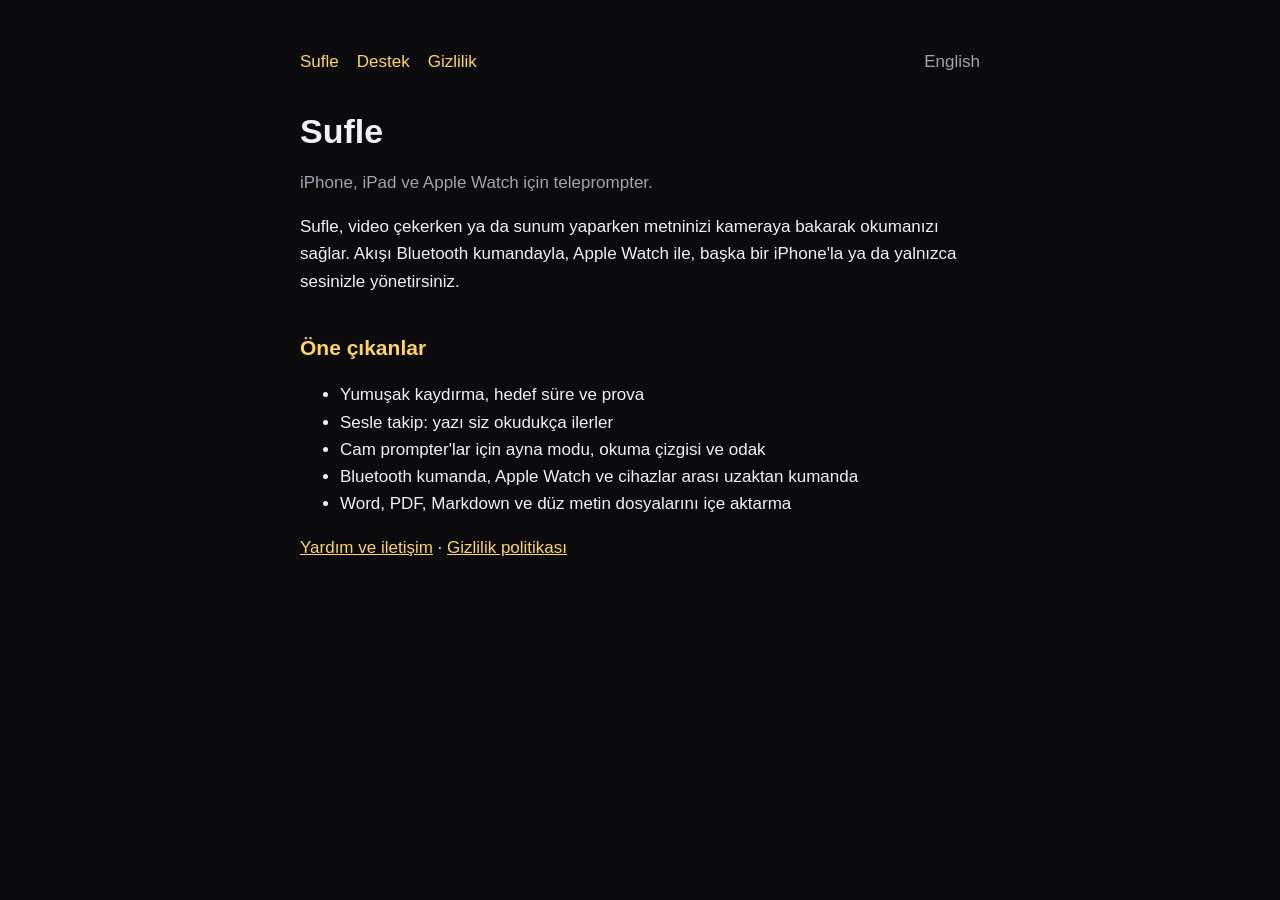
<file: index.html>
<!doctype html>
<html lang="tr">
<head>
<meta charset="utf-8">
<meta name="viewport" content="width=device-width, initial-scale=1">
<title>Sufle: Teleprompter</title>
<link rel="stylesheet" href="style.css">
<link rel="alternate" hreflang="tr" href="https://yusufcetin82.github.io/sufle-site/">
<link rel="alternate" hreflang="en" href="https://yusufcetin82.github.io/sufle-site/en/index.html">
</head>
<body>
<main>
<nav><a href="index.html">Sufle</a><a href="destek.html">Destek</a><a href="gizlilik.html">Gizlilik</a><a class="lang" href="en/index.html" hreflang="en" lang="en">English</a></nav>
<h1>Sufle</h1>
<p class="dim">iPhone, iPad ve Apple Watch için teleprompter.</p>
<p>Sufle, video çekerken ya da sunum yaparken metninizi kameraya bakarak okumanızı sağlar. Akışı Bluetooth kumandayla, Apple Watch ile, başka bir iPhone'la ya da yalnızca sesinizle yönetirsiniz.</p>
<h2>Öne çıkanlar</h2>
<ul>
<li>Yumuşak kaydırma, hedef süre ve prova</li>
<li>Sesle takip: yazı siz okudukça ilerler</li>
<li>Cam prompter'lar için ayna modu, okuma çizgisi ve odak</li>
<li>Bluetooth kumanda, Apple Watch ve cihazlar arası uzaktan kumanda</li>
<li>Word, PDF, Markdown ve düz metin dosyalarını içe aktarma</li>
</ul>
<p><a href="destek.html">Yardım ve iletişim</a> · <a href="gizlilik.html">Gizlilik politikası</a></p>
</main>
</body>
</html>
</file>
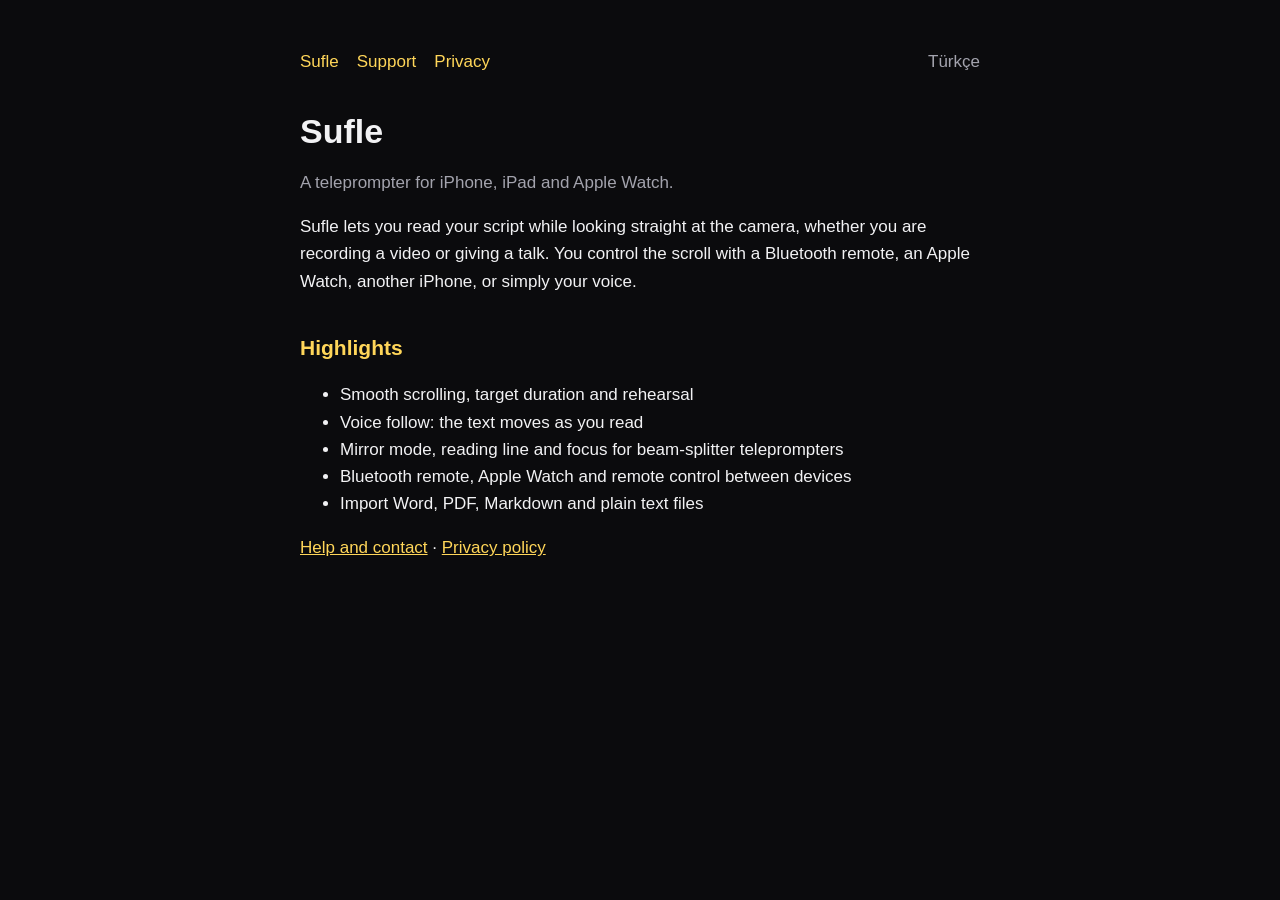
<file: en/index.html>
<!doctype html>
<html lang="en">
<head>
<meta charset="utf-8">
<meta name="viewport" content="width=device-width, initial-scale=1">
<title>Sufle: Teleprompter</title>
<link rel="stylesheet" href="../style.css">
<link rel="alternate" hreflang="tr" href="https://yusufcetin82.github.io/sufle-site/">
<link rel="alternate" hreflang="en" href="https://yusufcetin82.github.io/sufle-site/en/index.html">
</head>
<body>
<main>
<nav><a href="index.html">Sufle</a><a href="support.html">Support</a><a href="privacy.html">Privacy</a><a class="lang" href="../index.html" hreflang="tr" lang="tr">Türkçe</a></nav>
<h1>Sufle</h1>
<p class="dim">A teleprompter for iPhone, iPad and Apple Watch.</p>
<p>Sufle lets you read your script while looking straight at the camera, whether you are recording a video or giving a talk. You control the scroll with a Bluetooth remote, an Apple Watch, another iPhone, or simply your voice.</p>
<h2>Highlights</h2>
<ul>
<li>Smooth scrolling, target duration and rehearsal</li>
<li>Voice follow: the text moves as you read</li>
<li>Mirror mode, reading line and focus for beam-splitter teleprompters</li>
<li>Bluetooth remote, Apple Watch and remote control between devices</li>
<li>Import Word, PDF, Markdown and plain text files</li>
</ul>
<p><a href="support.html">Help and contact</a> · <a href="privacy.html">Privacy policy</a></p>
</main>
</body>
</html>
</file>
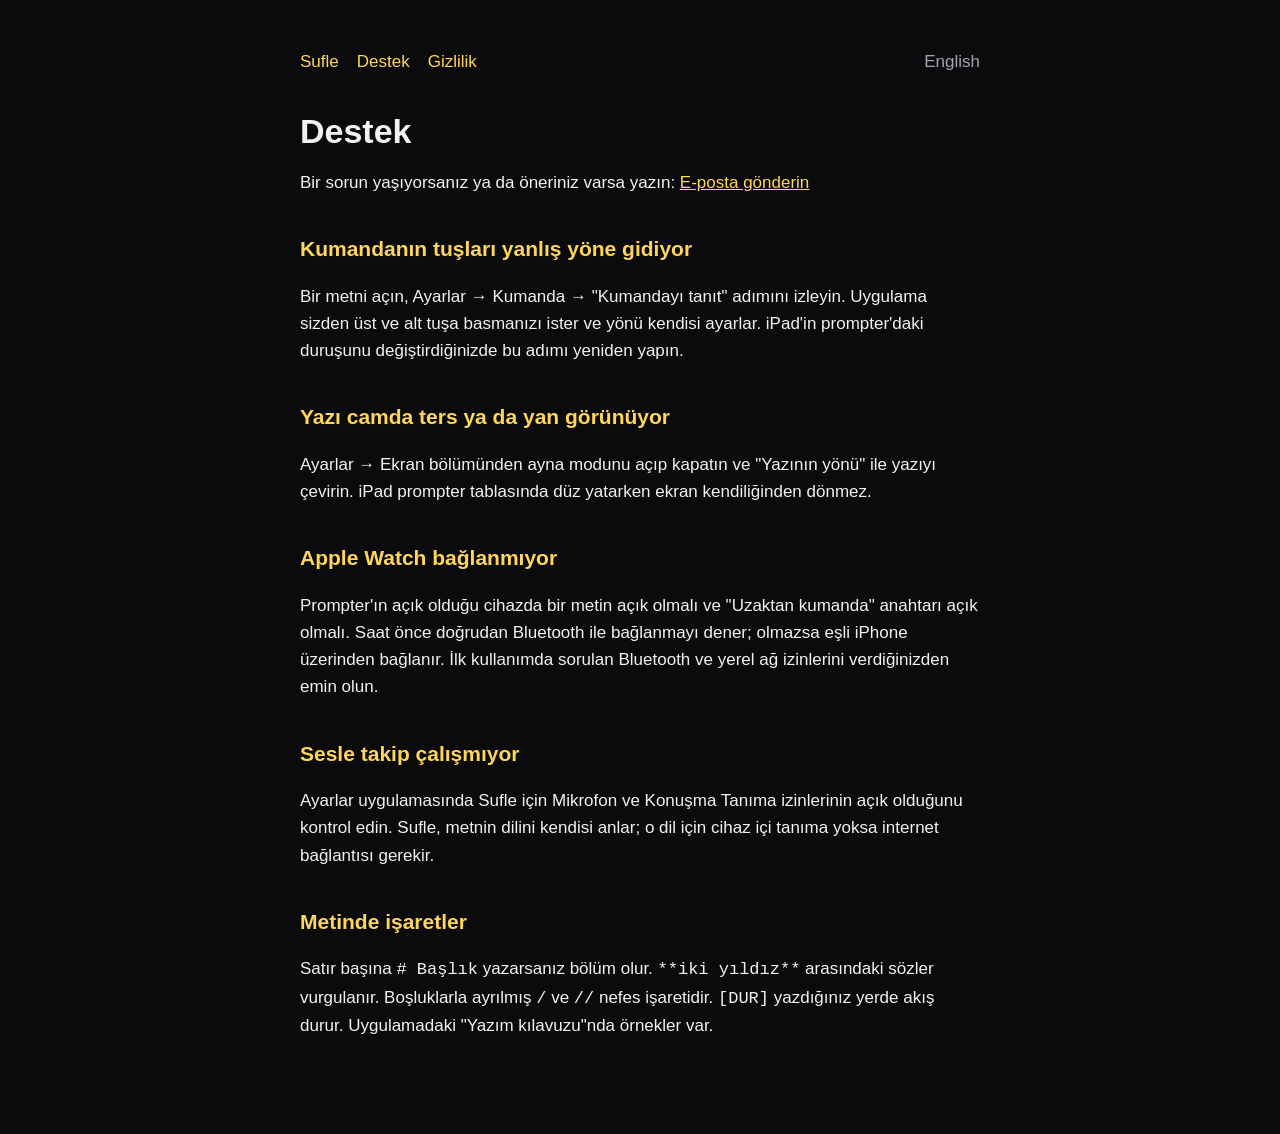
<file: destek.html>
<!doctype html>
<html lang="tr">
<head>
<meta charset="utf-8">
<meta name="viewport" content="width=device-width, initial-scale=1">
<title>Sufle: Destek</title>
<link rel="stylesheet" href="style.css">
<link rel="alternate" hreflang="tr" href="https://yusufcetin82.github.io/sufle-site/destek.html">
<link rel="alternate" hreflang="en" href="https://yusufcetin82.github.io/sufle-site/en/support.html">
</head>
<body>
<main>
<nav><a href="index.html">Sufle</a><a href="destek.html">Destek</a><a href="gizlilik.html">Gizlilik</a><a class="lang" href="en/support.html" hreflang="en" lang="en">English</a></nav>
<h1>Destek</h1>
<p>Bir sorun yaşıyorsanız ya da öneriniz varsa yazın: <span class="eposta" data-a="nitecfusuy" data-b="moc.liamg" data-label="E-posta gönderin"></span><noscript>(e-posta bağlantısı için JavaScript gerekir)</noscript></p>

<h2>Kumandanın tuşları yanlış yöne gidiyor</h2>
<p>Bir metni açın, Ayarlar → Kumanda → "Kumandayı tanıt" adımını izleyin. Uygulama sizden üst ve alt tuşa basmanızı ister ve yönü kendisi ayarlar. iPad'in prompter'daki duruşunu değiştirdiğinizde bu adımı yeniden yapın.</p>

<h2>Yazı camda ters ya da yan görünüyor</h2>
<p>Ayarlar → Ekran bölümünden ayna modunu açıp kapatın ve "Yazının yönü" ile yazıyı çevirin. iPad prompter tablasında düz yatarken ekran kendiliğinden dönmez.</p>

<h2>Apple Watch bağlanmıyor</h2>
<p>Prompter'ın açık olduğu cihazda bir metin açık olmalı ve "Uzaktan kumanda" anahtarı açık olmalı. Saat önce doğrudan Bluetooth ile bağlanmayı dener; olmazsa eşli iPhone üzerinden bağlanır. İlk kullanımda sorulan Bluetooth ve yerel ağ izinlerini verdiğinizden emin olun.</p>

<h2>Sesle takip çalışmıyor</h2>
<p>Ayarlar uygulamasında Sufle için Mikrofon ve Konuşma Tanıma izinlerinin açık olduğunu kontrol edin. Sufle, metnin dilini kendisi anlar; o dil için cihaz içi tanıma yoksa internet bağlantısı gerekir.</p>

<h2>Metinde işaretler</h2>
<p>Satır başına <code># Başlık</code> yazarsanız bölüm olur. <code>**iki yıldız**</code> arasındaki sözler vurgulanır. Boşluklarla ayrılmış <code>/</code> ve <code>//</code> nefes işaretidir. <code>[DUR]</code> yazdığınız yerde akış durur. Uygulamadaki "Yazım kılavuzu"nda örnekler var.</p>
</main>
<script src="site.js"></script>
</body>
</html>
</file>
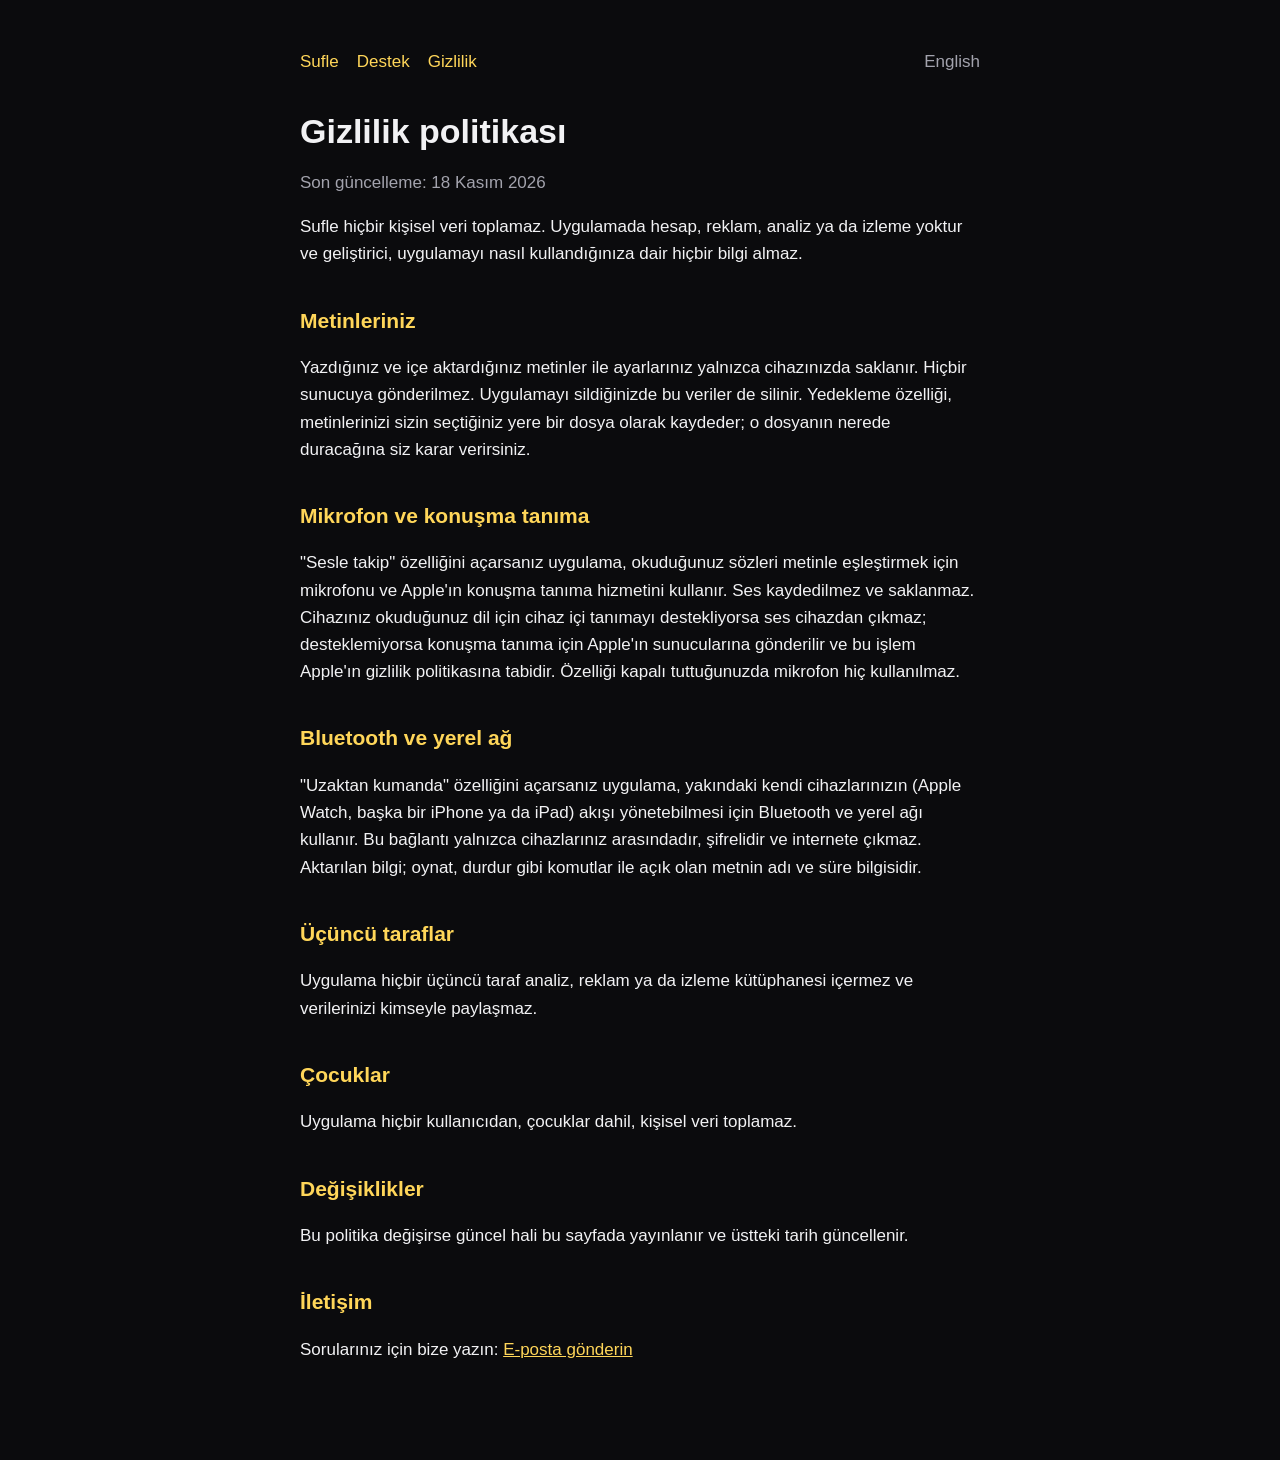
<file: gizlilik.html>
<!doctype html>
<html lang="tr">
<head>
<meta charset="utf-8">
<meta name="viewport" content="width=device-width, initial-scale=1">
<title>Sufle: Gizlilik politikası</title>
<link rel="stylesheet" href="style.css">
<link rel="alternate" hreflang="tr" href="https://yusufcetin82.github.io/sufle-site/gizlilik.html">
<link rel="alternate" hreflang="en" href="https://yusufcetin82.github.io/sufle-site/en/privacy.html">
</head>
<body>
<main>
<nav><a href="index.html">Sufle</a><a href="destek.html">Destek</a><a href="gizlilik.html">Gizlilik</a><a class="lang" href="en/privacy.html" hreflang="en" lang="en">English</a></nav>
<h1>Gizlilik politikası</h1>
<p class="dim">Son güncelleme: 18 Kasım 2026</p>

<p>Sufle hiçbir kişisel veri toplamaz. Uygulamada hesap, reklam, analiz ya da izleme yoktur ve geliştirici, uygulamayı nasıl kullandığınıza dair hiçbir bilgi almaz.</p>

<h2>Metinleriniz</h2>
<p>Yazdığınız ve içe aktardığınız metinler ile ayarlarınız yalnızca cihazınızda saklanır. Hiçbir sunucuya gönderilmez. Uygulamayı sildiğinizde bu veriler de silinir. Yedekleme özelliği, metinlerinizi sizin seçtiğiniz yere bir dosya olarak kaydeder; o dosyanın nerede duracağına siz karar verirsiniz.</p>

<h2>Mikrofon ve konuşma tanıma</h2>
<p>"Sesle takip" özelliğini açarsanız uygulama, okuduğunuz sözleri metinle eşleştirmek için mikrofonu ve Apple'ın konuşma tanıma hizmetini kullanır. Ses kaydedilmez ve saklanmaz. Cihazınız okuduğunuz dil için cihaz içi tanımayı destekliyorsa ses cihazdan çıkmaz; desteklemiyorsa konuşma tanıma için Apple'ın sunucularına gönderilir ve bu işlem Apple'ın gizlilik politikasına tabidir. Özelliği kapalı tuttuğunuzda mikrofon hiç kullanılmaz.</p>

<h2>Bluetooth ve yerel ağ</h2>
<p>"Uzaktan kumanda" özelliğini açarsanız uygulama, yakındaki kendi cihazlarınızın (Apple Watch, başka bir iPhone ya da iPad) akışı yönetebilmesi için Bluetooth ve yerel ağı kullanır. Bu bağlantı yalnızca cihazlarınız arasındadır, şifrelidir ve internete çıkmaz. Aktarılan bilgi; oynat, durdur gibi komutlar ile açık olan metnin adı ve süre bilgisidir.</p>

<h2>Üçüncü taraflar</h2>
<p>Uygulama hiçbir üçüncü taraf analiz, reklam ya da izleme kütüphanesi içermez ve verilerinizi kimseyle paylaşmaz.</p>

<h2>Çocuklar</h2>
<p>Uygulama hiçbir kullanıcıdan, çocuklar dahil, kişisel veri toplamaz.</p>

<h2>Değişiklikler</h2>
<p>Bu politika değişirse güncel hali bu sayfada yayınlanır ve üstteki tarih güncellenir.</p>

<h2>İletişim</h2>
<p>Sorularınız için bize yazın: <span class="eposta" data-a="nitecfusuy" data-b="moc.liamg" data-label="E-posta gönderin"></span><noscript>(e-posta bağlantısı için JavaScript gerekir)</noscript></p>
</main>
<script src="site.js"></script>
</body>
</html>
</file>
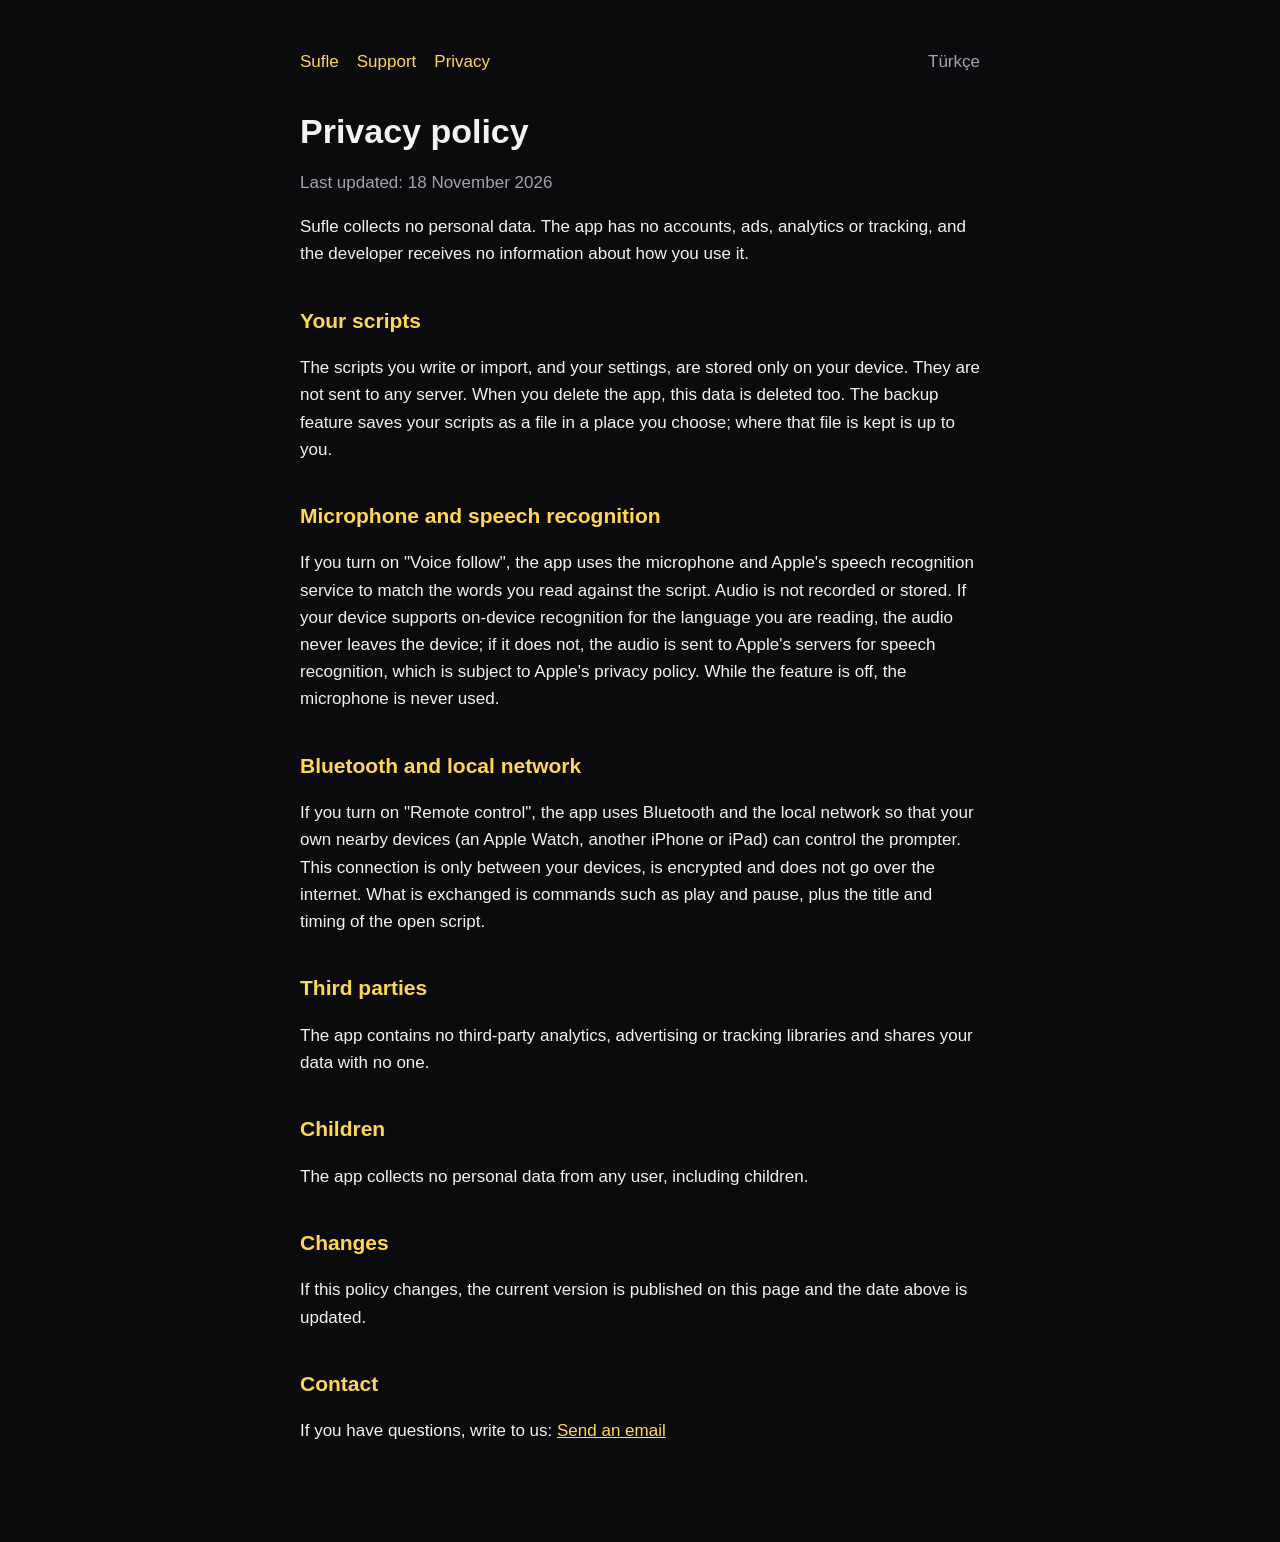
<file: en/privacy.html>
<!doctype html>
<html lang="en">
<head>
<meta charset="utf-8">
<meta name="viewport" content="width=device-width, initial-scale=1">
<title>Sufle: Privacy policy</title>
<link rel="stylesheet" href="../style.css">
<link rel="alternate" hreflang="tr" href="https://yusufcetin82.github.io/sufle-site/gizlilik.html">
<link rel="alternate" hreflang="en" href="https://yusufcetin82.github.io/sufle-site/en/privacy.html">
</head>
<body>
<main>
<nav><a href="index.html">Sufle</a><a href="support.html">Support</a><a href="privacy.html">Privacy</a><a class="lang" href="../gizlilik.html" hreflang="tr" lang="tr">Türkçe</a></nav>
<h1>Privacy policy</h1>
<p class="dim">Last updated: 18 November 2026</p>

<p>Sufle collects no personal data. The app has no accounts, ads, analytics or tracking, and the developer receives no information about how you use it.</p>

<h2>Your scripts</h2>
<p>The scripts you write or import, and your settings, are stored only on your device. They are not sent to any server. When you delete the app, this data is deleted too. The backup feature saves your scripts as a file in a place you choose; where that file is kept is up to you.</p>

<h2>Microphone and speech recognition</h2>
<p>If you turn on "Voice follow", the app uses the microphone and Apple's speech recognition service to match the words you read against the script. Audio is not recorded or stored. If your device supports on-device recognition for the language you are reading, the audio never leaves the device; if it does not, the audio is sent to Apple's servers for speech recognition, which is subject to Apple's privacy policy. While the feature is off, the microphone is never used.</p>

<h2>Bluetooth and local network</h2>
<p>If you turn on "Remote control", the app uses Bluetooth and the local network so that your own nearby devices (an Apple Watch, another iPhone or iPad) can control the prompter. This connection is only between your devices, is encrypted and does not go over the internet. What is exchanged is commands such as play and pause, plus the title and timing of the open script.</p>

<h2>Third parties</h2>
<p>The app contains no third-party analytics, advertising or tracking libraries and shares your data with no one.</p>

<h2>Children</h2>
<p>The app collects no personal data from any user, including children.</p>

<h2>Changes</h2>
<p>If this policy changes, the current version is published on this page and the date above is updated.</p>

<h2>Contact</h2>
<p>If you have questions, write to us: <span class="eposta" data-a="nitecfusuy" data-b="moc.liamg" data-label="Send an email"></span><noscript>(the email link needs JavaScript)</noscript></p>
</main>
<script src="../site.js"></script>
</body>
</html>
</file>
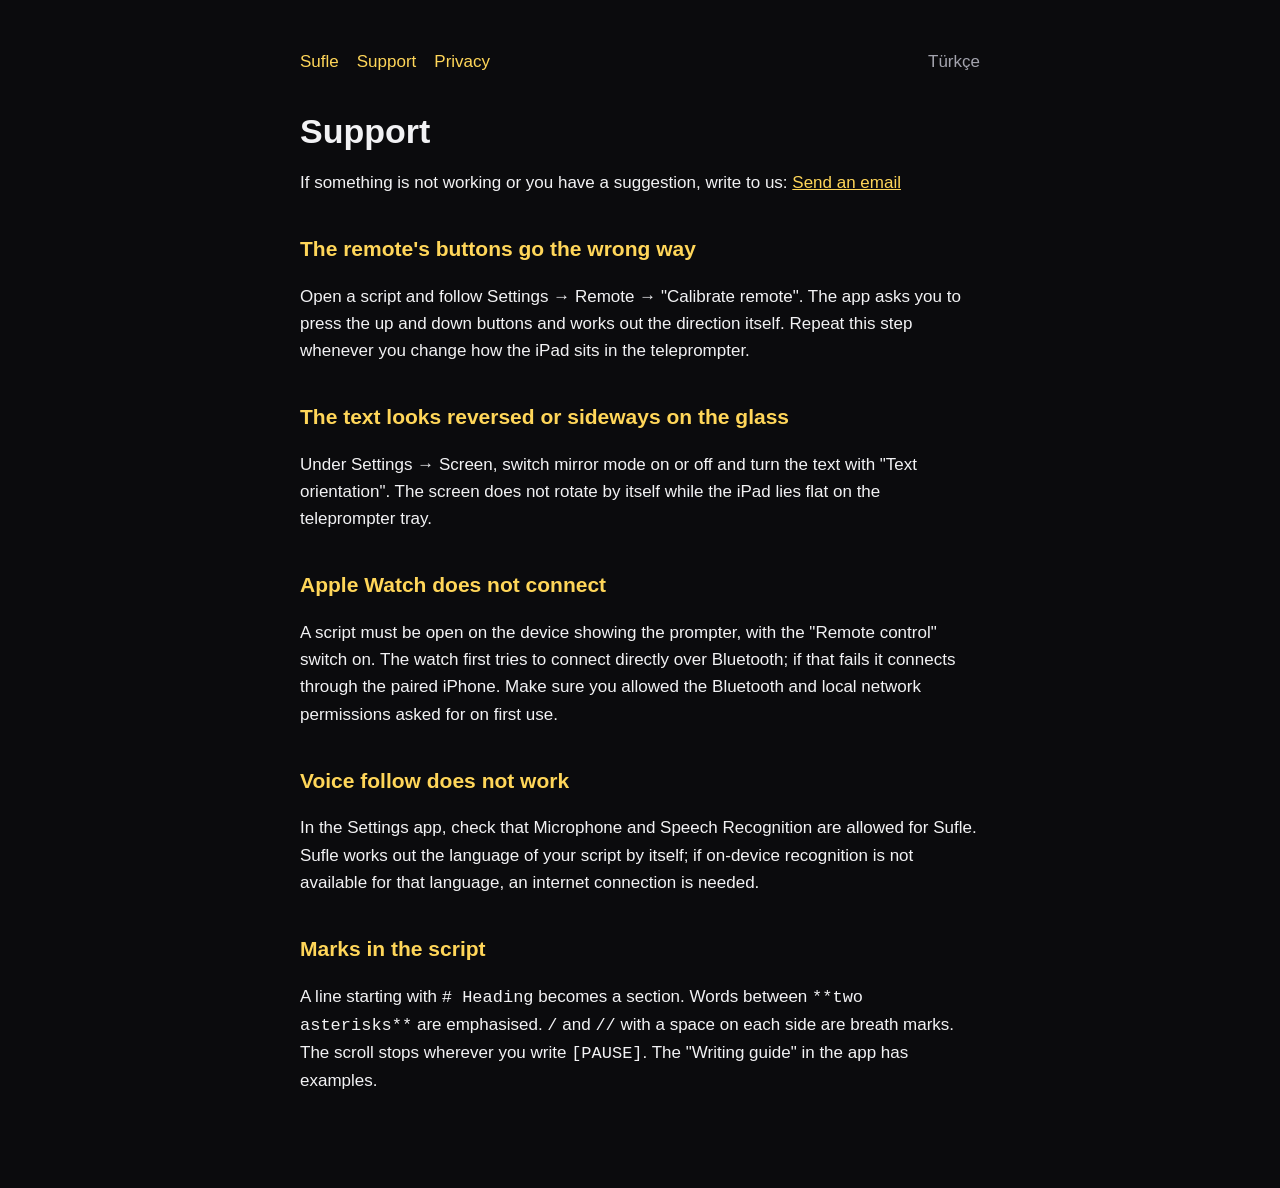
<file: en/support.html>
<!doctype html>
<html lang="en">
<head>
<meta charset="utf-8">
<meta name="viewport" content="width=device-width, initial-scale=1">
<title>Sufle: Support</title>
<link rel="stylesheet" href="../style.css">
<link rel="alternate" hreflang="tr" href="https://yusufcetin82.github.io/sufle-site/destek.html">
<link rel="alternate" hreflang="en" href="https://yusufcetin82.github.io/sufle-site/en/support.html">
</head>
<body>
<main>
<nav><a href="index.html">Sufle</a><a href="support.html">Support</a><a href="privacy.html">Privacy</a><a class="lang" href="../destek.html" hreflang="tr" lang="tr">Türkçe</a></nav>
<h1>Support</h1>
<p>If something is not working or you have a suggestion, write to us: <span class="eposta" data-a="nitecfusuy" data-b="moc.liamg" data-label="Send an email"></span><noscript>(the email link needs JavaScript)</noscript></p>

<h2>The remote's buttons go the wrong way</h2>
<p>Open a script and follow Settings → Remote → "Calibrate remote". The app asks you to press the up and down buttons and works out the direction itself. Repeat this step whenever you change how the iPad sits in the teleprompter.</p>

<h2>The text looks reversed or sideways on the glass</h2>
<p>Under Settings → Screen, switch mirror mode on or off and turn the text with "Text orientation". The screen does not rotate by itself while the iPad lies flat on the teleprompter tray.</p>

<h2>Apple Watch does not connect</h2>
<p>A script must be open on the device showing the prompter, with the "Remote control" switch on. The watch first tries to connect directly over Bluetooth; if that fails it connects through the paired iPhone. Make sure you allowed the Bluetooth and local network permissions asked for on first use.</p>

<h2>Voice follow does not work</h2>
<p>In the Settings app, check that Microphone and Speech Recognition are allowed for Sufle. Sufle works out the language of your script by itself; if on-device recognition is not available for that language, an internet connection is needed.</p>

<h2>Marks in the script</h2>
<p>A line starting with <code># Heading</code> becomes a section. Words between <code>**two asterisks**</code> are emphasised. <code>/</code> and <code>//</code> with a space on each side are breath marks. The scroll stops wherever you write <code>[PAUSE]</code>. The "Writing guide" in the app has examples.</p>
</main>
<script src="../site.js"></script>
</body>
</html>
</file>
<file: style.css>
:root { color-scheme: dark; --bg: #0b0b0d; --fg: #f2f2f4; --dim: #a3a3ad; --accent: #ffd659; }
* { box-sizing: border-box; }
body { margin: 0; background: var(--bg); color: var(--fg); font: 17px/1.6 -apple-system, BlinkMacSystemFont, "Segoe UI", sans-serif; }
main { max-width: 720px; margin: 0 auto; padding: 48px 20px 80px; }
h1 { font-size: 34px; line-height: 1.2; margin: 0 0 8px; }
h2 { font-size: 21px; margin: 36px 0 8px; color: var(--accent); }
p, li { color: var(--fg); }
.dim { color: var(--dim); }
a { color: var(--accent); }
nav { margin-bottom: 36px; }
nav a { margin-right: 18px; text-decoration: none; }

nav a.lang { float: right; margin-right: 0; color: var(--dim); }
</file>
